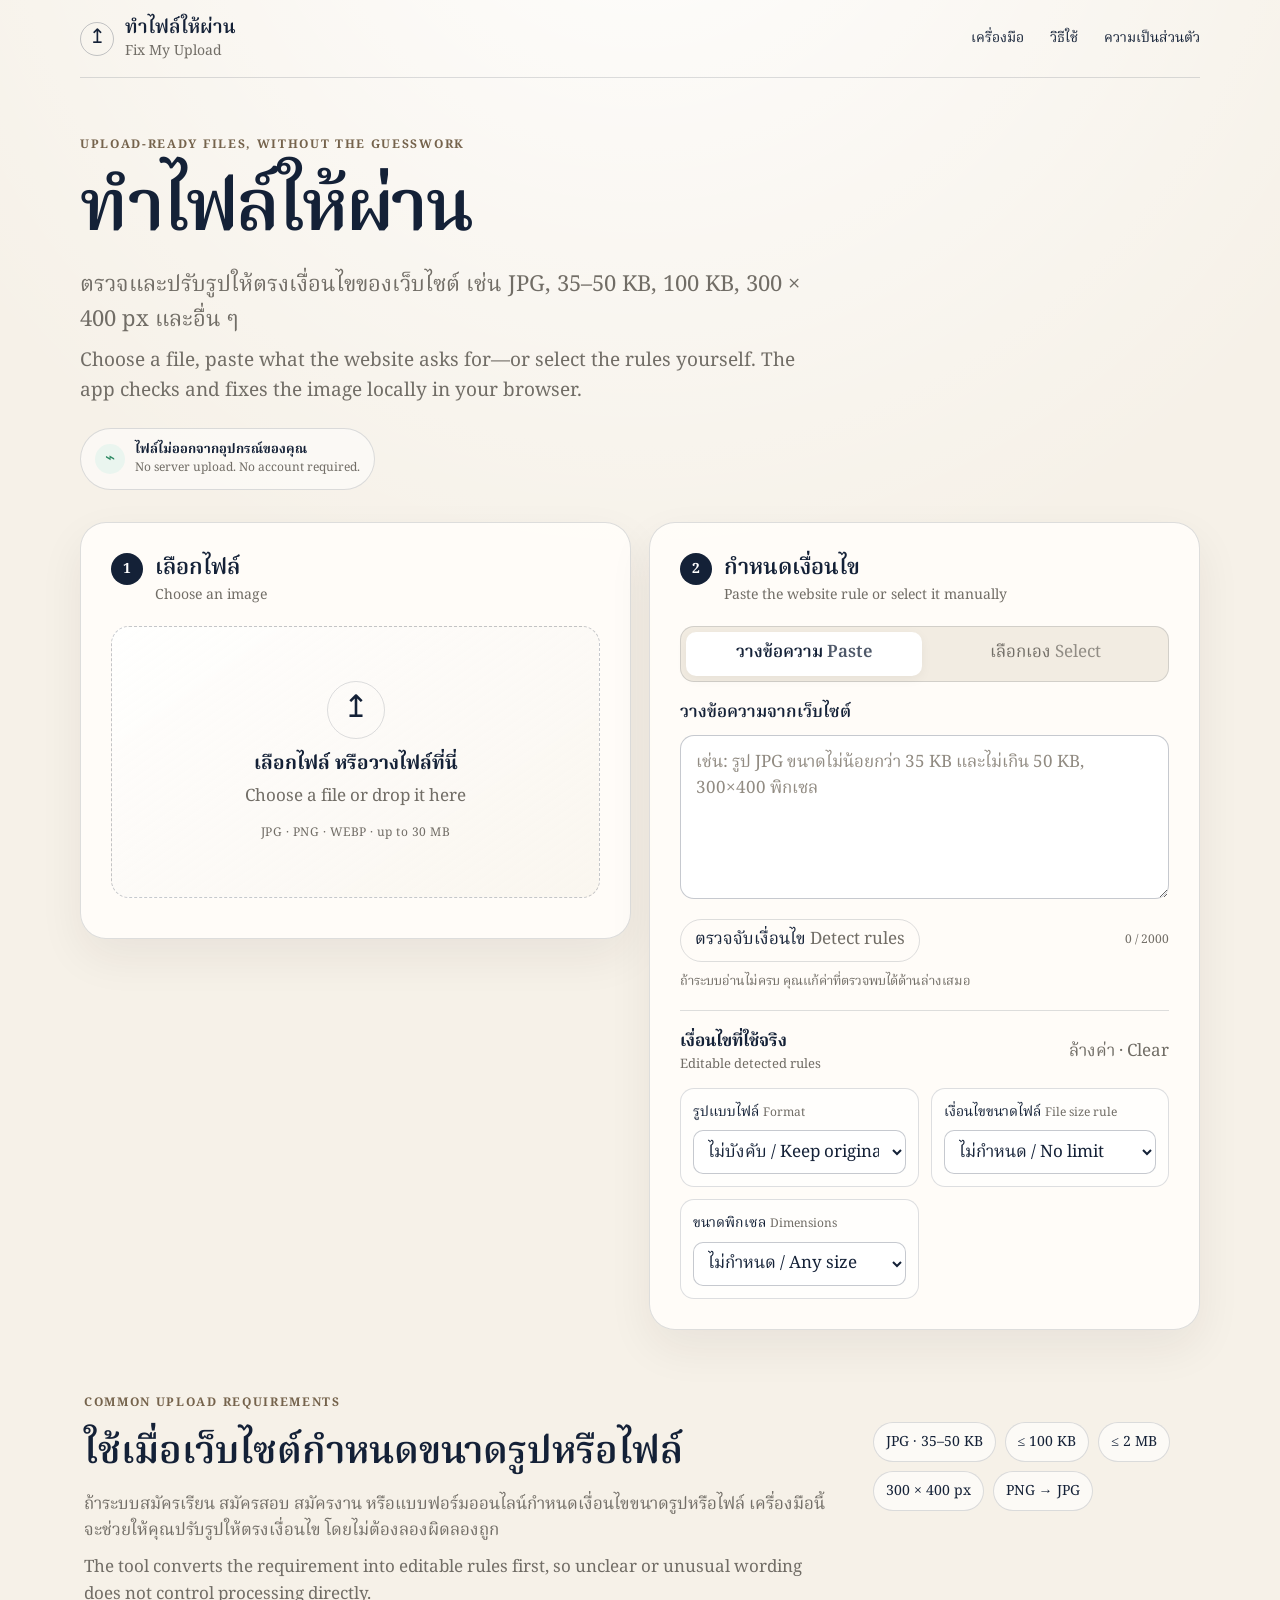
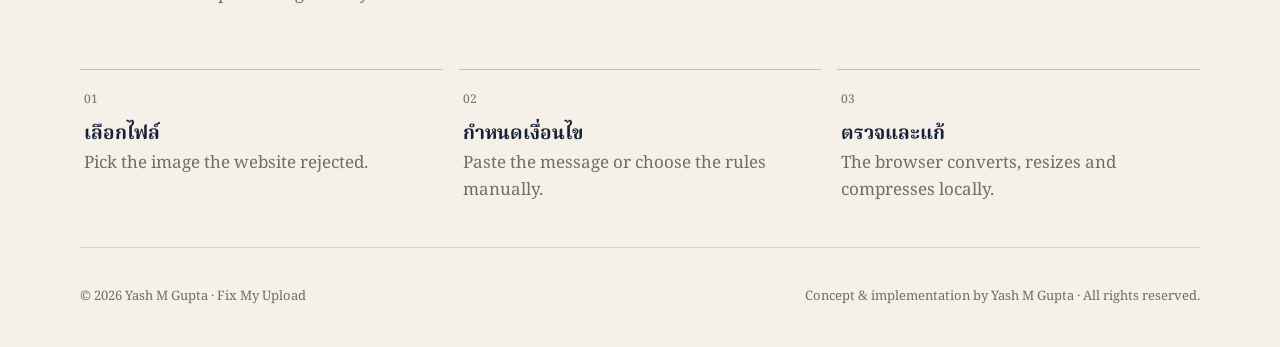
<file: index.html>
<!doctype html>
<!-- Fix My Upload — Concept & implementation © 2026 Yash M Gupta. All rights reserved. -->
<html lang="th">
<head>
  <meta charset="utf-8" />
  <meta name="viewport" content="width=device-width, initial-scale=1, viewport-fit=cover" />
  <meta name="theme-color" content="#f6f1e8" />
  <meta name="description" content="ทำไฟล์ให้ผ่าน - ลดขนาด ปรับรูป แปลงไฟล์ JPG PNG WebP ให้ตรงเงื่อนไขอัปโหลด ไม่ต้องอัปโหลดขึ้นเซิร์ฟเวอร์ เครื่องมือฟรีสำหรับสมัครสอบ สมัครงาน สมัครเรียน" />
  <meta name="keywords" content="ลดขนาดรูป, ปรับขนาดรูป, แปลงไฟล์รูป, JPG PNG WEBP, สมัครสอบ, สมัครงาน, สมัครเรียน, ขนาดไฟล์, พิกเซล, อัปโหลด" />
  <meta name="robots" content="index,follow,max-image-preview:large,max-snippet:-1,max-video-preview:-1" />
  <meta name="author" content="Yash M Gupta" />
  <meta name="copyright" content="© 2026 Yash M Gupta. All rights reserved." />
  <meta name="application-name" content="ทำไฟล์ให้ผ่าน" />
  <meta name="apple-mobile-web-app-title" content="ทำไฟล์ให้ผ่าน" />
  <meta name="format-detection" content="telephone=no" />
  <meta name="geo.country" content="TH" />
  <meta name="google-site-verification" content="7tADMoEZ3DCYIWu-D8jA88vS_SaF1HC8ds9V_eePnYo" />
  <meta name="language" content="Thai" />

  <title>ทำไฟล์ให้ผ่าน | ลดขนาด ปรับรูป JPG PNG WEBP ตรงเงื่อนไขอัปโหลด</title>
  <link rel="canonical" href="__SITE_URL__" />
  <link rel="alternate" hreflang="th" href="__SITE_URL__" />
  <link rel="alternate" hreflang="x-default" href="__SITE_URL__" />

  <meta property="og:type" content="website" />
  <meta property="og:site_name" content="ทำไฟล์ให้ผ่าน" />
  <meta property="og:locale" content="th_TH" />
  <meta property="og:locale:alternate" content="en_US" />
  <meta property="og:title" content="ทำไฟล์ให้ผ่าน | เครื่องมือลดขนาดรูปและปรับขนาดพิกเซล" />
  <meta property="og:description" content="เครื่องมือฟรีช่วยลดขนาดไฟล์รูป แปลงจาก JPG PNG WEBP ปรับพิกเซล ให้ตรงเงื่อนไขอัปโหลดของเว็บไซต์ สมัครสอบ สมัครงาน สมัครเรียน สูงสุด 30MB ทำงานภายในเบราว์เซอร์ ปลอดภัยและไม่ต้องอัปโหลดข้อมูล" />
  <meta property="og:url" content="__SITE_URL__" />
  <meta property="og:image" content="__SITE_URL__og-image.png" />
  <meta property="og:image:width" content="1200" />
  <meta property="og:image:height" content="630" />
  <meta property="og:image:alt" content="ทำไฟล์ให้ผ่าน - เครื่องมือลดขนาดรูปและปรับพิกเซล" />
  <meta property="og:image:type" content="image/png" />

  <meta name="twitter:card" content="summary_large_image" />
  <meta name="twitter:title" content="ทำไฟล์ให้ผ่าน | ลดขนาดรูป ปรับเงื่อนไขอัปโหลด" />
  <meta name="twitter:description" content="เครื่องมือออนไลน์ฟรี ลดขนาดไฟล์รูป แปลง JPG PNG WEBP ปรับพิกเซล ให้ตรงเงื่อนไขเว็บไซต์ ปลอดภัยและไม่ต้องอัปโหลดข้อมูล" />
  <meta name="twitter:image" content="__SITE_URL__og-image.png" />

  <link rel="icon" href="favicon.svg" type="image/svg+xml" />
  <link rel="icon" href="icon-192.png" sizes="192x192" type="image/png" />
  <link rel="apple-touch-icon" href="icon-192.png" />
  <link rel="manifest" href="site.webmanifest" />

  <link rel="preconnect" href="https://fonts.googleapis.com">
  <link rel="preconnect" href="https://fonts.gstatic.com" crossorigin>
  <link href="https://fonts.googleapis.com/css2?family=EB+Garamond:wght@400;500;600;700&family=Noto+Serif+Thai:wght@400;500;600;700&display=swap" rel="stylesheet">
  <link rel="stylesheet" href="styles.css" />

  <script type="application/ld+json">
  {
    "@context": "https://schema.org",
    "@type": "WebApplication",
    "name": "ทำไฟล์ให้ผ่าน — Fix My Upload",
    "alternateName": ["Fix My Upload", "Image Upload Tool", "เครื่องมือปรับรูป"],
    "url": "__SITE_URL__",
    "description": "เครื่องมือฟรีสำหรับตรวจสอบและปรับรูปให้ตรงเงื่อนไขอัปโหลด เปลี่ยนรูปแบบไฟล์ลดขนาด ปรับพิกเซล ไม่ต้องอัปโหลดขึ้นเซิร์ฟเวอร์",
    "applicationCategory": "UtilitiesApplication",
    "operatingSystem": "Any",
    "browserRequirements": "Requires JavaScript and a modern web browser",
    "inLanguage": ["th", "en"],
    "isAccessibleForFree": true,
    "offers": {
      "@type": "Offer",
      "price": "0",
      "priceCurrency": "THB"
    },
    "creator": {
      "@type": "Person",
      "name": "Yash M Gupta"
    },
    "copyrightHolder": {
      "@type": "Person",
      "name": "Yash M Gupta"
    },
    "copyrightYear": "2026",
    "image": "__SITE_URL__og-image.png",
    "author": {
      "@type": "Person",
      "name": "Yash M Gupta"
    },
    "featureList": [
      "ตรวจสอบเงื่อนไขการอัปโหลด",
      "แปลงรูประหว่าง JPG PNG WEBP",
      "ปรับขนาดไฟล์ KB MB",
      "ปรับขนาดพิกเซล",
      "ประมวลผลในเบราว์เซอร์ ปลอดภัย"
    ],
    "keywords": "ลดขนาดรูป, ปรับขนาดรูป, แปลงไฟล์, JPG, PNG, WEBP, สมัครสอบ, สมัครงาน, อัปโหลด",
    "areaServed": {
      "@type": "Country",
      "name": "Thailand"
    },
    "availableLanguage": ["th", "en"],
    "potentialAction": {
      "@type": "UseAction",
      "target": "__SITE_URL__"
    }
  }
  </script>
</head>
<body>
  <div class="page-shell">
    <header class="site-header">
      <a class="brand" href="#top" aria-label="Fix My Upload home">
        <span class="brand-mark" aria-hidden="true">↥</span>
        <span class="brand-copy">
          <strong lang="th">ทำไฟล์ให้ผ่าน</strong>
          <small lang="en">Fix My Upload</small>
        </span>
      </a>
      <nav class="desktop-nav" aria-label="Primary navigation">
        <a href="#tool" lang="th">เครื่องมือ</a>
        <a href="#how" lang="th">วิธีใช้</a>
        <a href="#privacy" lang="th">ความเป็นส่วนตัว</a>
      </nav>
    </header>

    <main id="top">
      <section class="hero" aria-labelledby="hero-title">
        <p class="eyebrow" lang="en">UPLOAD-READY FILES, WITHOUT THE GUESSWORK</p>
        <h1 id="hero-title" lang="th">ทำไฟล์ให้ผ่าน</h1>
        <p class="hero-subtitle" lang="th">ตรวจและปรับรูปให้ตรงเงื่อนไขของเว็บไซต์ เช่น JPG, 35–50 KB, 100 KB, 300 × 400 px และอื่น ๆ</p>
        <p class="hero-subtitle hero-subtitle-en" lang="en">Choose a file, paste what the website asks for—or select the rules yourself. The app checks and fixes the image locally in your browser.</p>
        <div class="privacy-pill" id="privacy">
          <span class="privacy-icon" aria-hidden="true">⌁</span>
          <div>
            <strong lang="th">ไฟล์ไม่ออกจากอุปกรณ์ของคุณ</strong>
            <small lang="en">No server upload. No account required.</small>
          </div>
        </div>
      </section>

      <section class="workspace" id="tool">
        <article class="card upload-card">
          <div class="section-heading">
            <span class="step-number">1</span>
            <div>
              <h2 lang="th">เลือกไฟล์</h2>
              <p lang="en">Choose an image</p>
            </div>
          </div>

          <input id="fileInput" type="file" accept="image/jpeg,image/png,image/webp" hidden />
          <button class="drop-zone" id="dropZone" type="button">
            <span class="upload-icon" aria-hidden="true">↥</span>
            <strong lang="th">เลือกไฟล์ หรือวางไฟล์ที่นี่</strong>
            <span lang="en">Choose a file or drop it here</span>
            <small>JPG · PNG · WEBP · up to 30 MB</small>
          </button>

          <div class="file-preview hidden" id="filePreview">
            <div class="preview-frame"><img id="previewImage" alt="Selected image preview" /></div>
            <div class="file-meta">
              <strong id="fileName">—</strong>
              <span id="fileDetails">—</span>
              <button class="ghost-button" id="changeFileButton" type="button">เปลี่ยนไฟล์ <span>· Change file</span></button>
            </div>
          </div>
          <p class="helper-text" id="fileMessage"></p>
        </article>

        <article class="card requirement-card">
          <div class="section-heading">
            <span class="step-number">2</span>
            <div>
              <h2 lang="th">กำหนดเงื่อนไข</h2>
              <p lang="en">Paste the website rule or select it manually</p>
            </div>
          </div>

          <div class="mode-tabs" role="tablist" aria-label="Requirement input mode">
            <button class="mode-tab active" type="button" role="tab" aria-selected="true" data-panel="pastePanel">วางข้อความ <span>Paste</span></button>
            <button class="mode-tab" type="button" role="tab" aria-selected="false" data-panel="manualPanel">เลือกเอง <span>Select</span></button>
          </div>

          <div id="pastePanel" class="mode-panel">
            <label class="field-label" for="requirementInput" lang="th">วางข้อความจากเว็บไซต์</label>
            <textarea id="requirementInput" rows="5" maxlength="2000" placeholder="เช่น: รูป JPG ขนาดไม่น้อยกว่า 35 KB และไม่เกิน 50 KB, 300×400 พิกเซล"></textarea>
            <div class="paste-actions">
              <button class="secondary-button" id="detectButton" type="button">ตรวจจับเงื่อนไข <span>Detect rules</span></button>
              <span class="character-count" id="characterCount">0 / 2000</span>
            </div>
            <p class="helper-text">ถ้าระบบอ่านไม่ครบ คุณแก้ค่าที่ตรวจพบได้ด้านล่างเสมอ</p>
          </div>

          <div id="manualPanel" class="mode-panel hidden">
            <p class="helper-text top-helper">Use the controls below directly. Nothing depends on understanding free-form text.</p>
          </div>

          <div class="rule-editor" id="ruleEditor">
            <div class="rule-editor-header">
              <div>
                <strong lang="th">เงื่อนไขที่ใช้จริง</strong>
                <span lang="en">Editable detected rules</span>
              </div>
              <button class="text-action" id="clearRulesButton" type="button">ล้างค่า · Clear</button>
            </div>

            <div class="rule-grid">
              <label class="control-group">
                <span>รูปแบบไฟล์ <small>Format</small></span>
                <select id="formatSelect">
                  <option value="KEEP">ไม่บังคับ / Keep original</option>
                  <option value="JPG">JPG</option>
                  <option value="PNG">PNG</option>
                  <option value="WEBP">WEBP</option>
                </select>
              </label>

              <label class="control-group">
                <span>เงื่อนไขขนาดไฟล์ <small>File size rule</small></span>
                <select id="sizeRuleSelect">
                  <option value="NONE">ไม่กำหนด / No limit</option>
                  <option value="MAX">ไม่เกิน / Maximum</option>
                  <option value="RANGE">ช่วง / Range</option>
                </select>
              </label>

              <div class="control-group size-controls hidden" id="sizeControls">
                <span>ขนาดไฟล์ <small>File size</small></span>
                <div class="inline-fields">
                  <label class="number-field hidden" id="minSizeWrap"><span class="sr-only">Minimum size</span><input id="minSizeInput" inputmode="decimal" type="number" min="1" step="1" placeholder="35"></label>
                  <span class="range-separator hidden" id="rangeSeparator">–</span>
                  <label class="number-field"><span class="sr-only">Maximum size</span><input id="maxSizeInput" inputmode="decimal" type="number" min="1" step="1" placeholder="100"></label>
                  <select id="sizeUnitSelect" class="unit-select"><option>KB</option><option>MB</option></select>
                </div>
              </div>

              <label class="control-group">
                <span>ขนาดพิกเซล <small>Dimensions</small></span>
                <select id="dimensionRuleSelect">
                  <option value="NONE">ไม่กำหนด / Any size</option>
                  <option value="EXACT">กำหนดแน่นอน / Exact</option>
                </select>
              </label>

              <div class="control-group dimension-controls hidden" id="dimensionControls">
                <span>กว้าง × สูง <small>Width × height</small></span>
                <div class="inline-fields">
                  <label class="number-field"><span class="sr-only">Width</span><input id="widthInput" inputmode="numeric" type="number" min="1" max="10000" step="1" placeholder="300"></label>
                  <span>×</span>
                  <label class="number-field"><span class="sr-only">Height</span><input id="heightInput" inputmode="numeric" type="number" min="1" max="10000" step="1" placeholder="400"></label>
                  <span class="unit-label">px</span>
                </div>
                <label class="sub-control">การจัดวางรูป
                  <select id="fitModeSelect">
                    <option value="CONTAIN">Fit + white padding (safer)</option>
                    <option value="COVER">Crop to fill</option>
                  </select>
                </label>
              </div>
            </div>
          </div>
        </article>

        <article class="card analysis-card hidden" id="analysisCard" aria-live="polite">
          <div class="section-heading compact">
            <span class="step-number">3</span>
            <div>
              <h2 lang="th">ตรวจไฟล์</h2>
              <p lang="en">Current file vs. selected requirements</p>
            </div>
          </div>
          <div class="comparison-list" id="comparisonList"></div>
          <div class="status-panel" id="statusPanel">
            <div>
              <strong id="statusTitle">—</strong>
              <p id="statusText">—</p>
            </div>
            <span class="status-badge" id="statusBadge">—</span>
          </div>
          <button class="primary-button hidden" id="fixButton" type="button">
            <span><b lang="th">แก้ไฟล์ให้ผ่าน</b><small lang="en">Fix my file</small></span>
            <i aria-hidden="true">→</i>
          </button>
        </article>

        <article class="card processing-card hidden" id="processingCard" aria-live="polite">
          <div class="progress-ring" id="progressRing" style="--progress: 8"><span id="progressText">8%</span></div>
          <h2 lang="th">กำลังปรับไฟล์…</h2>
          <p id="processingText" lang="en">Preparing your image locally.</p>
        </article>

        <article class="card success-card hidden" id="successCard" aria-live="polite">
          <div class="success-icon" id="resultIcon" aria-hidden="true">✓</div>
          <p class="eyebrow" id="resultEyebrow" lang="en">READY TO UPLOAD</p>
          <h2 id="resultTitle" lang="th">พร้อมอัปโหลด</h2>
          <p id="successDetails">—</p>
          <div class="success-actions">
            <a class="primary-button download-button" id="downloadButton" href="#" download>
              <span><b lang="th">ดาวน์โหลดไฟล์</b><small lang="en">Download file</small></span>
              <i aria-hidden="true">↓</i>
            </a>
            <button class="secondary-button full" id="startOverButton" type="button">แก้ไฟล์อื่น <span>· Fix another file</span></button>
          </div>
        </article>
      </section>

      <section class="info-section" aria-labelledby="use-cases-title">
        <div class="info-copy">
          <p class="eyebrow" lang="en">COMMON UPLOAD REQUIREMENTS</p>
          <h2 id="use-cases-title" lang="th">ใช้เมื่อเว็บไซต์กำหนดขนาดรูปหรือไฟล์</h2>
          <p lang="th">ถ้าระบบสมัครเรียน สมัครสอบ สมัครงาน หรือแบบฟอร์มออนไลน์กำหนดเงื่อนไขขนาดรูปหรือไฟล์ เครื่องมือนี้จะช่วยให้คุณปรับรูปให้ตรงเงื่อนไข โดยไม่ต้องลองผิดลองถูก</p>
          <p lang="en">The tool converts the requirement into editable rules first, so unclear or unusual wording does not control processing directly.</p>
        </div>
        <div class="example-rules" aria-label="Examples of supported upload requirements">
          <span>JPG · 35–50 KB</span>
          <span>≤ 100 KB</span>
          <span>≤ 2 MB</span>
          <span>300 × 400 px</span>
          <span>PNG → JPG</span>
        </div>
      </section>

      <section class="how-section" id="how">
        <div class="how-item"><span>01</span><strong lang="th">เลือกไฟล์</strong><p lang="en">Pick the image the website rejected.</p></div>
        <div class="how-item"><span>02</span><strong lang="th">กำหนดเงื่อนไข</strong><p lang="en">Paste the message or choose the rules manually.</p></div>
        <div class="how-item"><span>03</span><strong lang="th">ตรวจและแก้</strong><p lang="en">The browser converts, resizes and compresses locally.</p></div>
      </section>
    </main>

    <footer>
      <span>© 2026 Yash M Gupta · Fix My Upload</span>
      <span>Concept & implementation by Yash M Gupta · All rights reserved.</span>
    </footer>
  </div>

  <div class="toast hidden" id="toast" role="status" aria-live="polite"></div>
  <script src="app.js"></script>
</body>
</html>
</file>
<file: styles.css>
* { box-sizing: border-box; }

:root {
  --bg: #f6f1e8;
  --surface: #fffdf9;
  --surface-soft: #f2ece2;
  --ink: #142137;
  --muted: #716d66;
  --line: rgba(20, 33, 55, .14);
  --line-strong: rgba(20, 33, 55, .24);
  --accent: #0d2d52;
  --accent-hover: #081f3a;
  --success: #2e8a64;
  --success-soft: #eaf5ef;
  --danger: #c64b43;
  --danger-soft: #fff0ed;
  --warning: #946525;
  --warning-soft: #fff8e8;
  --shadow: 0 18px 46px rgba(42, 35, 24, .065);
  --radius-xl: 26px;
  --radius-lg: 18px;
  --serif-en: "EB Garamond", Garamond, Georgia, serif;
  --serif-th: "Noto Serif Thai", Tahoma, serif;
}

html { scroll-behavior: smooth; }
body {
  margin: 0;
  min-height: 100vh;
  color: var(--ink);
  background:
    radial-gradient(circle at 50% -10%, rgba(255,255,255,.96), transparent 37%),
    var(--bg);
  font-family: var(--serif-en);
  font-size: 17px;
  line-height: 1.5;
  text-rendering: optimizeLegibility;
  -webkit-font-smoothing: antialiased;
}

:lang(th) {
  font-family: var(--serif-th);
  line-height: 1.58;
}

button, input, select, textarea { font: inherit; }
button, a, select { -webkit-tap-highlight-color: transparent; }
button:focus-visible, a:focus-visible, select:focus-visible, input:focus-visible, textarea:focus-visible {
  outline: 3px solid rgba(13, 45, 82, .17);
  outline-offset: 3px;
}

.page-shell { width: min(100% - 32px, 1120px); margin-inline: auto; }
.site-header {
  min-height: 78px;
  display: flex;
  align-items: center;
  justify-content: space-between;
  border-bottom: 1px solid var(--line);
  gap: 24px;
}
.brand { display: inline-flex; align-items: center; gap: 11px; color: inherit; text-decoration: none; }
.brand-mark {
  width: 34px; height: 34px; border: 1px solid var(--line-strong); border-radius: 50%;
  display: grid; place-items: center; font-size: 20px;
}
.brand-copy strong, .brand-copy small { display: block; }
.brand-copy strong { font-size: 19px; line-height: 1.45; font-weight: 600; }
.brand-copy small { color: var(--muted); font-size: 14px; margin-top: -2px; }
.desktop-nav { display: flex; gap: 26px; }
.desktop-nav a { color: var(--ink); text-decoration: none; font-size: 14px; }
.desktop-nav a:hover { text-decoration: underline; text-underline-offset: 5px; }

.hero { padding: 58px 0 32px; max-width: 820px; }
.eyebrow { margin: 0 0 12px; color: #75634c; letter-spacing: .14em; font-weight: 700; font-size: 12px; }
.hero h1 {
  margin: 0;
  font-family: var(--serif-th);
  font-size: clamp(46px, 7.2vw, 72px);
  font-weight: 600;
  line-height: 1.22;
  letter-spacing: -.035em;
  overflow-wrap: normal;
}
.hero-subtitle { max-width: 760px; color: var(--muted); font-size: clamp(18px, 2.2vw, 22px); margin: 14px 0 0; }
.hero-subtitle-en { font-size: clamp(16px, 1.9vw, 19px); margin-top: 8px; max-width: 720px; }
.privacy-pill {
  display: inline-flex; align-items: center; gap: 10px; margin-top: 22px; padding: 11px 14px;
  border: 1px solid var(--line); border-radius: 999px; background: rgba(255,255,255,.52);
}
.privacy-icon { width: 30px; height: 30px; display: grid; place-items: center; border-radius: 50%; background: var(--success-soft); color: var(--success); }
.privacy-pill strong, .privacy-pill small { display: block; }
.privacy-pill strong { font-size: 13px; line-height: 1.5; }
.privacy-pill small { color: var(--muted); font-size: 12px; margin-top: -1px; }

.workspace { display: grid; grid-template-columns: 1fr 1fr; gap: 18px; align-items: start; }
.card { background: rgba(255,253,249,.93); border: 1px solid var(--line); border-radius: var(--radius-xl); box-shadow: var(--shadow); }
.upload-card, .requirement-card, .analysis-card, .processing-card, .success-card { padding: clamp(20px, 2.6vw, 30px); }
.section-heading { display: flex; align-items: flex-start; gap: 12px; margin-bottom: 20px; }
.section-heading.compact { margin-bottom: 16px; }
.step-number { flex: 0 0 auto; width: 32px; height: 32px; border-radius: 50%; display: grid; place-items: center; background: var(--ink); color: #fff; font-weight: 700; font-size: 14px; }
.section-heading h2 { margin: 0; font-size: 22px; font-weight: 600; line-height: 1.45; }
.section-heading p { margin: -1px 0 0; color: var(--muted); font-size: 14px; }

.drop-zone {
  width: 100%; min-height: 272px; border: 1.5px dashed var(--line-strong); border-radius: var(--radius-lg);
  background: linear-gradient(145deg, rgba(255,255,255,.8), rgba(246,241,232,.55)); color: var(--ink);
  display: grid; align-content: center; place-items: center; text-align: center; gap: 6px; padding: 24px; cursor: pointer;
  transition: transform .18s ease, border-color .18s ease, background .18s ease;
}
.drop-zone:hover, .drop-zone.dragging { transform: translateY(-1px); border-color: var(--accent); background: #fff; }
.upload-icon { width: 58px; height: 58px; border: 1px solid var(--line); border-radius: 50%; display: grid; place-items: center; font-size: 31px; margin-bottom: 5px; }
.drop-zone strong { font-size: 19px; line-height: 1.5; }
.drop-zone span:not(.upload-icon) { color: var(--muted); }
.drop-zone small { color: var(--muted); margin-top: 7px; font-size: 12px; letter-spacing: .04em; }

.file-preview { display: grid; grid-template-columns: 128px 1fr; gap: 18px; align-items: center; border: 1px solid var(--line); border-radius: var(--radius-lg); padding: 16px; background: #fff; }
.preview-frame { width: 128px; aspect-ratio: 1/1; border-radius: 14px; background: var(--surface-soft); overflow: hidden; }
.preview-frame img { width: 100%; height: 100%; object-fit: cover; }
.file-meta { min-width: 0; }
.file-meta strong, .file-meta > span { display: block; }
.file-meta strong { font-size: 23px; white-space: nowrap; overflow: hidden; text-overflow: ellipsis; }
.file-meta > span { color: var(--muted); margin: 4px 0 14px; }

.mode-tabs { display: grid; grid-template-columns: 1fr 1fr; gap: 6px; padding: 5px; border: 1px solid var(--line); border-radius: 14px; background: var(--surface-soft); margin-bottom: 18px; }
.mode-tab { min-height: 44px; border: 0; border-radius: 10px; background: transparent; color: var(--muted); cursor: pointer; }
.mode-tab span { opacity: .75; }
.mode-tab.active { background: #fff; color: var(--ink); box-shadow: 0 3px 12px rgba(0,0,0,.05); font-weight: 600; }
.mode-panel { margin-bottom: 18px; }
.field-label { display: block; margin-bottom: 8px; font-weight: 600; }
textarea {
  width: 100%; min-height: 138px; resize: vertical; border: 1px solid var(--line-strong); border-radius: 14px;
  background: #fff; color: var(--ink); padding: 14px 15px; line-height: 1.6;
}
textarea::placeholder { color: #918b82; }
.paste-actions { display: flex; align-items: center; justify-content: space-between; gap: 12px; margin-top: 10px; }
.character-count { color: var(--muted); font-size: 12px; }
.helper-text { color: var(--muted); font-size: 13px; margin: 10px 0 0; }
.top-helper { margin: 0; }

.rule-editor { border-top: 1px solid var(--line); padding-top: 18px; }
.rule-editor-header { display: flex; align-items: center; justify-content: space-between; gap: 14px; margin-bottom: 13px; }
.rule-editor-header strong, .rule-editor-header span { display: block; }
.rule-editor-header strong { font-size: 17px; line-height: 1.5; }
.rule-editor-header span { color: var(--muted); font-size: 13px; }
.text-action { border: 0; background: transparent; color: var(--muted); cursor: pointer; padding: 6px 0; white-space: nowrap; }
.text-action:hover { color: var(--ink); }
.rule-grid { display: grid; grid-template-columns: 1fr 1fr; gap: 12px; }
.control-group { display: block; border: 1px solid var(--line); border-radius: 14px; padding: 12px; background: rgba(255,255,255,.62); }
.control-group > span:first-child { display: block; font-size: 14px; margin-bottom: 7px; }
.control-group small { color: var(--muted); font-size: 12px; }
select, input[type="number"] { min-height: 44px; border: 1px solid var(--line-strong); border-radius: 10px; background: #fff; color: var(--ink); padding: 0 10px; width: 100%; }
.size-controls, .dimension-controls { grid-column: 1 / -1; }
.inline-fields { display: grid; grid-template-columns: minmax(0,1fr) auto minmax(0,1fr) auto; gap: 8px; align-items: center; }
.size-controls .inline-fields { grid-template-columns: minmax(0,1fr) auto minmax(0,1fr) 86px; }
.number-field { min-width: 0; }
.unit-select { width: 86px; }
.unit-label { color: var(--muted); font-size: 13px; }
.range-separator { color: var(--muted); }
.sub-control { display: grid; grid-template-columns: auto minmax(0,1fr); align-items: center; gap: 10px; margin-top: 10px; font-size: 13px; color: var(--muted); }
.sub-control select { min-height: 40px; }

.ghost-button, .secondary-button { min-height: 43px; border: 1px solid var(--line); border-radius: 999px; background: transparent; color: var(--ink); cursor: pointer; padding: 0 14px; }
.ghost-button span, .secondary-button span { color: var(--muted); }
.secondary-button:hover, .ghost-button:hover { background: var(--surface-soft); }
.secondary-button.full { width: 100%; min-height: 50px; margin-top: 10px; }

.analysis-card, .processing-card, .success-card { grid-column: 1 / -1; }
.comparison-list { display: grid; gap: 9px; }
.comparison-row { display: grid; grid-template-columns: minmax(120px,.8fr) minmax(100px,.8fr) 32px minmax(120px,1fr); gap: 12px; align-items: center; border: 1px solid var(--line); border-radius: 13px; min-height: 54px; padding: 9px 12px; background: rgba(255,255,255,.7); }
.comparison-label { color: var(--muted); }
.comparison-current, .comparison-required { overflow-wrap: anywhere; }
.result-icon { width: 28px; height: 28px; border-radius: 50%; display: grid; place-items: center; font-weight: 700; font-size: 14px; }
.result-icon.pass { background: var(--success-soft); color: var(--success); }
.result-icon.fail { background: var(--danger-soft); color: var(--danger); }
.status-panel { display: flex; justify-content: space-between; align-items: center; gap: 14px; margin-top: 15px; padding: 15px 16px; border-radius: 14px; background: var(--surface-soft); }
.status-panel.is-fail { background: var(--danger-soft); color: #8b332d; }
.status-panel.is-pass { background: var(--success-soft); color: #22684d; }
.status-panel strong { font-family: var(--serif-th); font-size: 18px; line-height: 1.5; }
.status-panel p { margin: 2px 0 0; font-size: 14px; }
.status-badge { border: 1px solid currentColor; border-radius: 999px; padding: 5px 9px; font-size: 12px; white-space: nowrap; }
.primary-button { width: 100%; min-height: 62px; border: 0; border-radius: 15px; background: var(--accent); color: #fff; cursor: pointer; display: flex; align-items: center; justify-content: space-between; gap: 12px; padding: 10px 17px; margin-top: 14px; text-align: left; text-decoration: none; }
.primary-button:hover { background: var(--accent-hover); }
.primary-button:disabled { opacity: .6; cursor: wait; }
.primary-button span b, .primary-button span small { display: block; }
.primary-button span b { font-size: 18px; line-height: 1.48; }
.primary-button span small { color: rgba(255,255,255,.76); font-size: 13px; }
.primary-button i { font-style: normal; font-size: 23px; }

.processing-card, .success-card { text-align: center; }
.progress-ring { --progress: 0; width: 102px; height: 102px; border-radius: 50%; display: grid; place-items: center; margin: 2px auto 17px; background: conic-gradient(var(--accent) calc(var(--progress) * 1%), #e5ded3 0); position: relative; }
.progress-ring::before { content: ""; position: absolute; inset: 9px; border-radius: 50%; background: var(--surface); }
.progress-ring span { position: relative; z-index: 1; font-weight: 700; font-size: 19px; }
.processing-card h2, .success-card h2 { margin: 0; font-size: 27px; line-height: 1.5; }
.processing-card p, .success-card p { color: var(--muted); }
.success-icon { width: 62px; height: 62px; border-radius: 50%; display: grid; place-items: center; margin: 0 auto 15px; background: var(--success); color: #fff; font-size: 33px; }
.success-card.needs-review .success-icon { background: var(--warning); }
.success-card.needs-review { border-color: rgba(148,101,37,.28); }
.success-actions { width: min(100%, 470px); margin: 19px auto 0; }
.download-button { margin-top: 0; }

.info-section { display: grid; grid-template-columns: minmax(0,1.4fr) minmax(260px,.6fr); gap: 34px; align-items: start; padding: 64px 4px 6px; }
.info-copy h2 { margin: 0; font-size: clamp(27px, 3.6vw, 38px); line-height: 1.5; font-weight: 600; }
.info-copy p:not(.eyebrow) { color: var(--muted); margin: 10px 0 0; max-width: 760px; }
.example-rules { display: flex; flex-wrap: wrap; gap: 9px; align-content: flex-start; padding-top: 28px; }
.example-rules span { border: 1px solid var(--line); background: rgba(255,255,255,.62); border-radius: 999px; padding: 8px 12px; color: var(--ink); font-size: 14px; }
.how-section { display: grid; grid-template-columns: repeat(3,1fr); gap: 16px; padding: 54px 0 26px; }
.how-item { border-top: 1px solid var(--line-strong); padding: 16px 4px; }
.how-item > span { color: var(--muted); font-size: 12px; }
.how-item strong { display: block; margin-top: 7px; font-size: 19px; line-height: 1.5; }
.how-item p { margin: 3px 0 0; color: var(--muted); }
footer { min-height: 100px; display: flex; align-items: center; justify-content: space-between; gap: 20px; border-top: 1px solid var(--line); color: var(--muted); font-size: 13px; }
.toast { position: fixed; z-index: 99; left: 50%; bottom: 22px; transform: translateX(-50%); max-width: min(90vw,560px); padding: 10px 15px; border-radius: 999px; background: var(--ink); color: #fff; box-shadow: 0 12px 30px rgba(0,0,0,.2); text-align: center; }
.hidden { display: none !important; }
.sr-only { position: absolute !important; width: 1px; height: 1px; padding: 0; margin: -1px; overflow: hidden; clip: rect(0,0,0,0); white-space: nowrap; border: 0; }

@media (max-width: 899px) {
  .page-shell { width: min(100% - 28px, 760px); }
  .desktop-nav { display: none; }
  .hero { padding-top: 44px; }
  .workspace { grid-template-columns: 1fr; }
  .info-section { grid-template-columns: 1fr; gap: 8px; }
  .example-rules { padding-top: 6px; }
  .analysis-card, .processing-card, .success-card { grid-column: auto; }
  .drop-zone { min-height: 225px; }
}

@media (max-width: 599px) {
  body { font-size: 16px; }
  .page-shell { width: min(100% - 22px, 560px); }
  .site-header { min-height: 66px; }
  .brand-copy strong { font-size: 17px; }
  .brand-copy small { display: none; }
  .hero { padding: 34px 0 23px; }
  .hero h1 { font-size: clamp(42px, 12.5vw, 56px); line-height: 1.34; letter-spacing: -.018em; }
  .hero-subtitle { font-size: 17px; margin-top: 8px; }
  .privacy-pill { width: 100%; border-radius: 15px; }
  .upload-card, .requirement-card, .analysis-card, .processing-card, .success-card { padding: 17px; border-radius: 20px; }
  .drop-zone { min-height: 210px; }
  .file-preview { grid-template-columns: 88px 1fr; gap: 13px; padding: 13px; }
  .preview-frame { width: 88px; }
  .file-meta strong { font-size: 19px; }
  .rule-grid { grid-template-columns: 1fr; }
  .size-controls, .dimension-controls { grid-column: auto; }
  .paste-actions { align-items: flex-start; }
  .secondary-button { min-height: 46px; }
  .comparison-row { grid-template-columns: 1fr auto; gap: 5px 10px; padding: 11px; }
  .comparison-label { grid-column: 1 / -1; font-size: 12px; }
  .comparison-current { font-weight: 600; }
  .comparison-required { grid-column: 1 / -1; color: var(--muted); font-size: 13px; }
  .result-icon { grid-column: 2; grid-row: 2; }
  .status-panel { align-items: flex-start; }
  .how-section { grid-template-columns: 1fr; gap: 4px; padding-top: 48px; }
  footer { flex-direction: column; justify-content: center; align-items: flex-start; }
}
</file>
